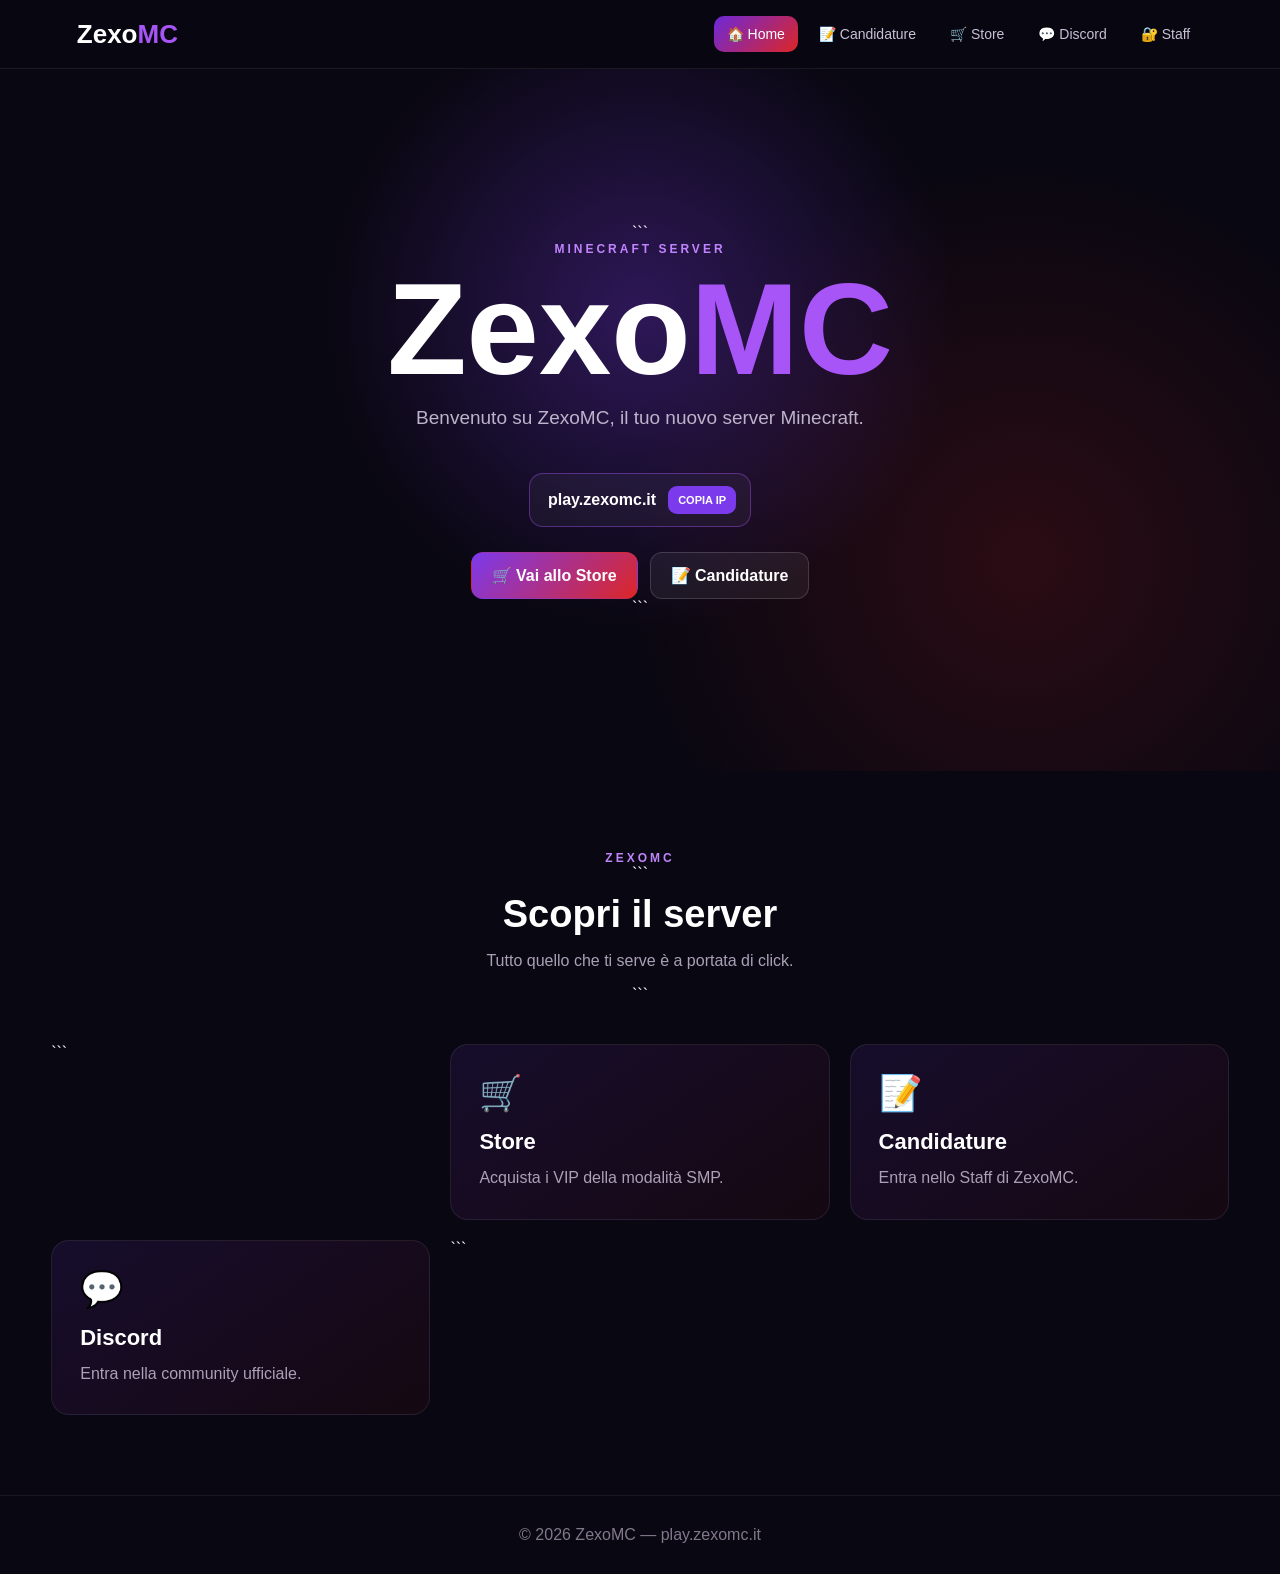
<file: index.html>
<!DOCTYPE html>

<html lang="it">
<head>
  <meta charset="UTF-8">
  <meta name="viewport" content="width=device-width, initial-scale=1.0">
  <title>ZexoMC | Home</title>
  <link rel="stylesheet" href="style.css">
</head>

<body>

<header class="navbar">
  <a class="logo" href="index.html">Zexo<span>MC</span></a>

  <nav>
    <a class="active" href="index.html">🏠 Home</a>
    <a href="candidature.html">📝 Candidature</a>
    <a href="store.html">🛒 Store</a>
    <a href="https://discord.gg/uzQvc4CJg" target="_blank" rel="noopener noreferrer">💬 Discord</a>
    <a href="staff.html">🔐 Staff</a>
  </nav>
</header>

<main>

<section class="hero">
  <div class="hero-content">

```
<div class="eyebrow">MINECRAFT SERVER</div>

<h1>Zexo<span>MC</span></h1>

<p>
  Benvenuto su ZexoMC, il tuo nuovo server Minecraft.
</p>

<div class="server-ip">
  <strong>play.zexomc.it</strong>
  <button type="button" onclick="copyIP()">COPIA IP</button>
</div>

<div class="hero-buttons">
  <a class="btn primary" href="store.html">
    🛒 Vai allo Store
  </a>

  <a class="btn secondary" href="candidature.html">
    📝 Candidature
  </a>
</div>
```

  </div>
</section>

<section class="section">

  <div class="section-title">
    <div class="eyebrow">ZEXOMC</div>

```
<h2>Scopri il server</h2>

<p>
  Tutto quello che ti serve è a portata di click.
</p>
```

  </div>

  <div class="cards">

```
<a class="info-card" href="store.html">
  <div class="card-icon">🛒</div>

  <h3>Store</h3>

  <p>
    Acquista i VIP della modalità SMP.
  </p>
</a>

<a class="info-card" href="candidature.html">
  <div class="card-icon">📝</div>

  <h3>Candidature</h3>

  <p>
    Entra nello Staff di ZexoMC.
  </p>
</a>

<a
  class="info-card"
  href="https://discord.gg/uzQvc4CJg"
  target="_blank"
  rel="noopener noreferrer"
>
  <div class="card-icon">💬</div>

  <h3>Discord</h3>

  <p>
    Entra nella community ufficiale.
  </p>
</a>
```

  </div>

</section>

</main>

<footer>
  © 2026 ZexoMC — play.zexomc.it
</footer>

<script src="script.js"></script>

</body>
</html>
</file>
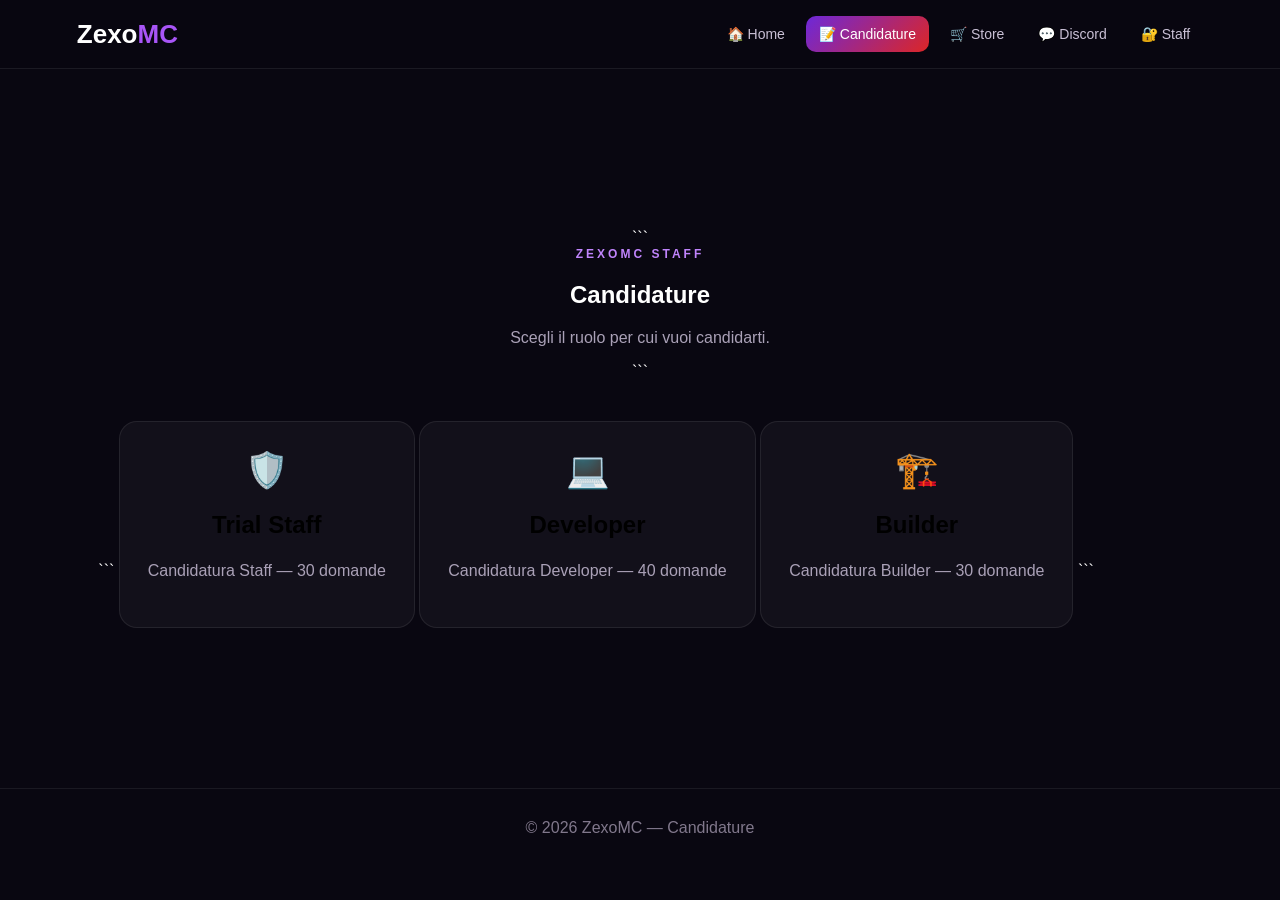
<file: candidature.html>
<!DOCTYPE html>

<html lang="it">
<head>
  <meta charset="UTF-8">
  <meta name="viewport" content="width=device-width, initial-scale=1.0">
  <title>ZexoMC | Candidature</title>
  <link rel="stylesheet" href="style.css">
</head>

<body>

<header class="navbar">

  <a class="logo" href="index.html">
    Zexo<span>MC</span>
  </a>

  <nav>
    <a href="index.html">🏠 Home</a>
    <a class="active" href="candidature.html">📝 Candidature</a>
    <a href="store.html">🛒 Store</a>
    <a href="https://discord.gg/uzQvc4CJg" target="_blank" rel="noopener noreferrer">💬 Discord</a>
    <a href="staff.html">🔐 Staff</a>
  </nav>

</header>

<main class="page">

<section class="section">

  <div class="section-title">

```
<div class="eyebrow">
  ZEXOMC STAFF
</div>

<h1>Candidature</h1>

<p>
  Scegli il ruolo per cui vuoi candidarti.
</p>
```

  </div>

  <div class="role-grid">

```
<button
  class="role-card"
  type="button"
  onclick="startApplication('Trial Staff')">

  <div class="card-icon">🛡️</div>

  <h2>Trial Staff</h2>

  <p>
    Candidatura Staff — 30 domande
  </p>

</button>

<button
  class="role-card"
  type="button"
  onclick="startApplication('Developer')">

  <div class="card-icon">💻</div>

  <h2>Developer</h2>

  <p>
    Candidatura Developer — 40 domande
  </p>

</button>

<button
  class="role-card"
  type="button"
  onclick="startApplication('Builder')">

  <div class="card-icon">🏗️</div>

  <h2>Builder</h2>

  <p>
    Candidatura Builder — 30 domande
  </p>

</button>
```

  </div>

  <div
    id="application-area"
    class="application-area hidden">

```
<div class="form-head">

  <button
    class="btn small secondary"
    type="button"
    onclick="closeApplication()">

    ← Torna ai ruoli

  </button>

  <h2 id="application-title">
    Candidatura
  </h2>

</div>

<form id="application-form">

  <div id="questions"></div>

  <button
    class="btn primary full"
    type="submit">

    📩 Invia candidatura

  </button>

</form>
```

  </div>

</section>

</main>

<footer>
  © 2026 ZexoMC — Candidature
</footer>

<script src="script.js"></script>

</body>
</html>
</file>
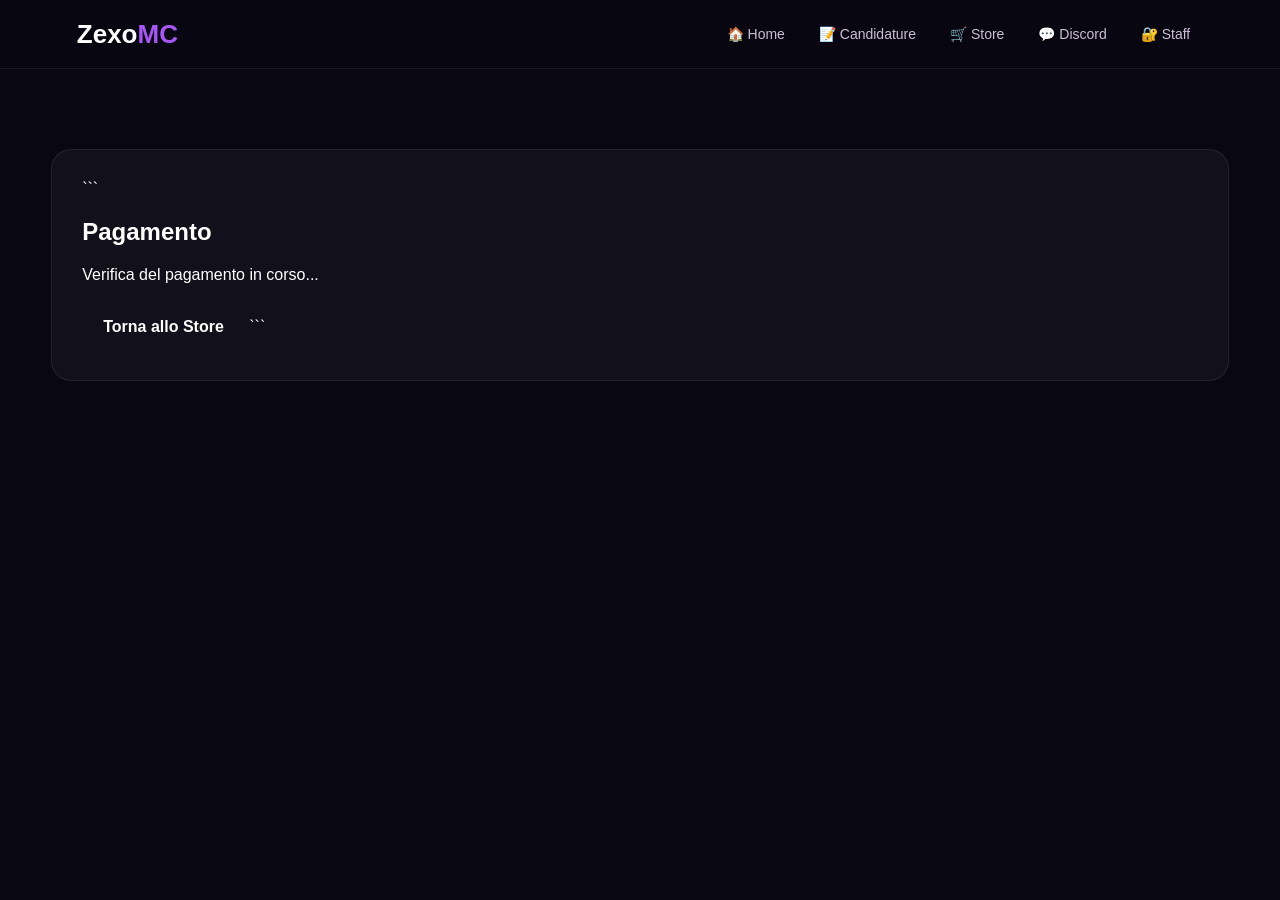
<file: checkout-success.html>
<!DOCTYPE html>

<html lang="it">
<head>
  <meta charset="UTF-8">
  <meta name="viewport" content="width=device-width, initial-scale=1.0">
  <title>Pagamento completato - ZexoMC</title>
  <link rel="stylesheet" href="style.css">
</head>

<body>

<header class="navbar">

  <a class="logo" href="index.html">
    Zexo<span>MC</span>
  </a>

  <nav>
    <a href="index.html">🏠 Home</a>
    <a href="candidature.html">📝 Candidature</a>
    <a href="store.html">🛒 Store</a>
    <a href="https://discord.gg/uzQvc4CJg" target="_blank" rel="noopener noreferrer">💬 Discord</a>
    <a href="staff.html">🔐 Staff</a>
  </nav>

</header>

<main class="page">

  <section class="panel">

```
<h1>Pagamento</h1>

<div id="capture-status">
  Verifica del pagamento in corso...
</div>

<a
  href="store.html"
  class="btn"
  style="display:inline-block;margin-top:20px;">

  Torna allo Store

</a>
```

  </section>

</main>

<script src="script.js"></script>

</body>
</html>
</file>
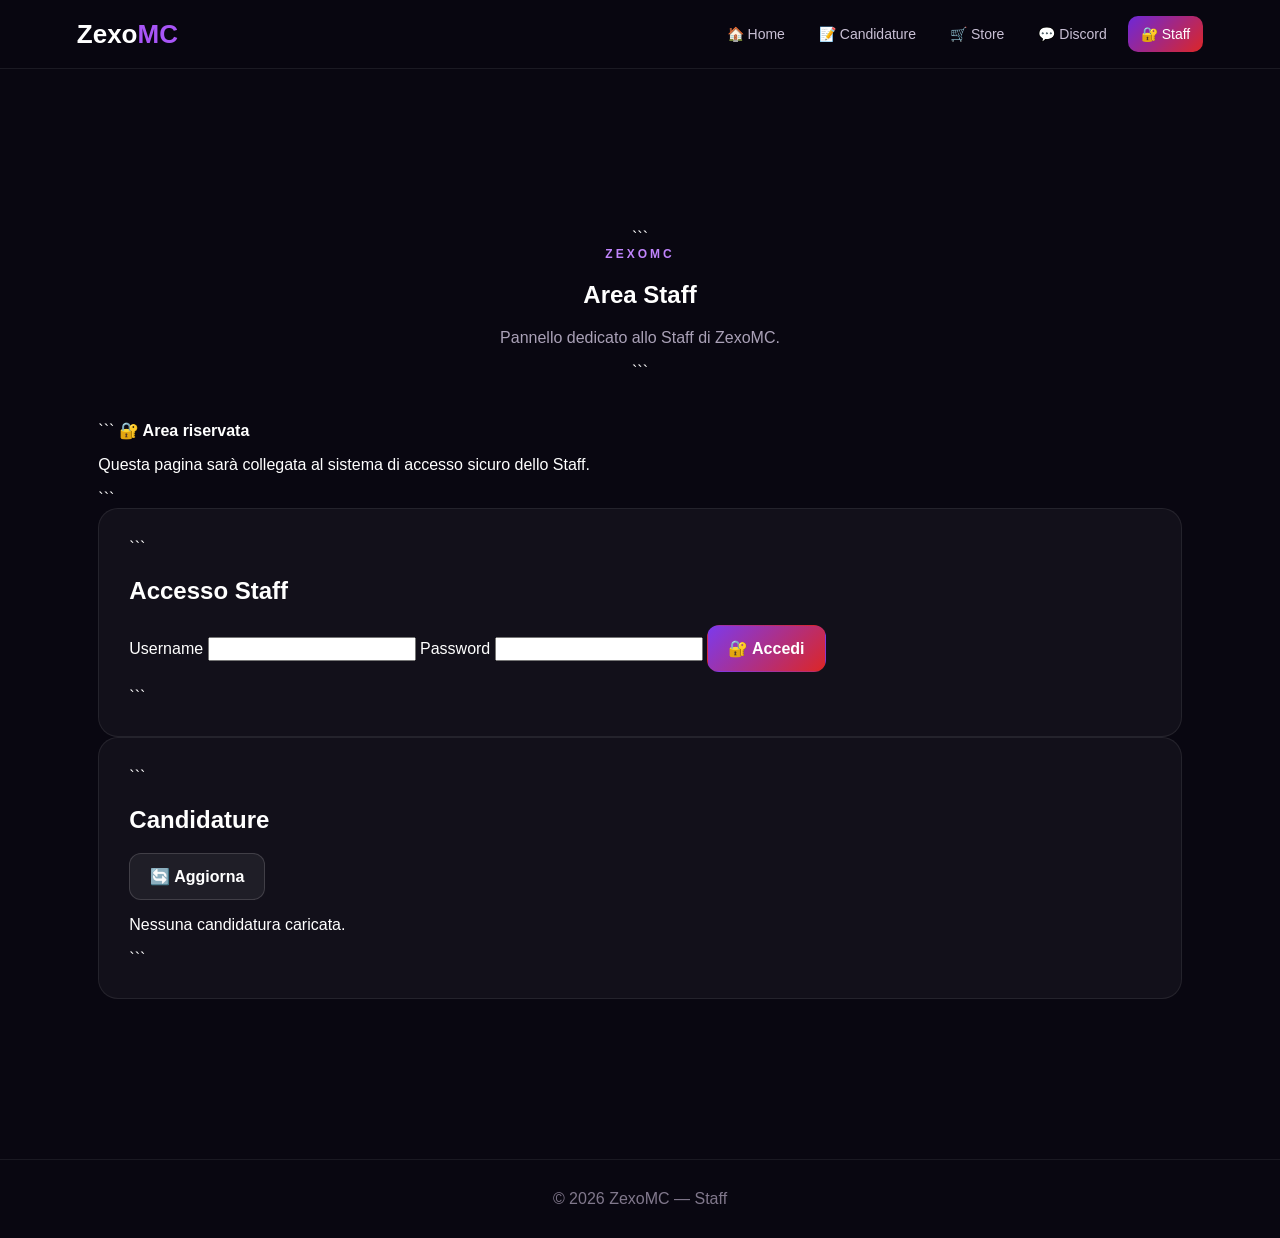
<file: staff.html>
<!DOCTYPE html>

<html lang="it">
<head>
  <meta charset="UTF-8">
  <meta name="viewport" content="width=device-width, initial-scale=1.0">
  <title>ZexoMC | Staff</title>
  <link rel="stylesheet" href="style.css">
</head>

<body>

<header class="navbar">

  <a class="logo" href="index.html">
    Zexo<span>MC</span>
  </a>

  <nav>
    <a href="index.html">🏠 Home</a>
    <a href="candidature.html">📝 Candidature</a>
    <a href="store.html">🛒 Store</a>
    <a href="https://discord.gg/uzQvc4CJg" target="_blank" rel="noopener noreferrer">💬 Discord</a>
    <a class="active" href="staff.html">🔐 Staff</a>
  </nav>

</header>

<main class="page">

<section class="section staff-page">

  <div class="section-title">

```
<div class="eyebrow">
  ZEXOMC
</div>

<h1>Area Staff</h1>

<p>
  Pannello dedicato allo Staff di ZexoMC.
</p>
```

  </div>

  <div class="staff-warning">

```
<strong>🔐 Area riservata</strong>

<p>
  Questa pagina sarà collegata al sistema di accesso sicuro
  dello Staff.
</p>
```

  </div>

  <div class="panel">

```
<h2>Accesso Staff</h2>

<form id="staff-login-form">

  <label>
    Username

    <input
      id="staff-user"
      type="text"
      required>
  </label>

  <label>
    Password

    <input
      id="staff-pass"
      type="password"
      required>
  </label>

  <button
    class="btn primary"
    type="submit">

    🔐 Accedi

  </button>

</form>

<p
  id="staff-message"
  class="muted">
</p>
```

  </div>

  <div class="panel">

```
<div class="cart-head">

  <h2>Candidature</h2>

  <button
    class="btn small secondary"
    type="button"
    onclick="renderStaffApplications()">

    🔄 Aggiorna

  </button>

</div>

<div id="staff-applications">

  <p class="muted">
    Nessuna candidatura caricata.
  </p>

</div>
```

  </div>

</section>

</main>

<footer>
  © 2026 ZexoMC — Staff
</footer>

<script src="script.js"></script>

</body>
</html>
</file>
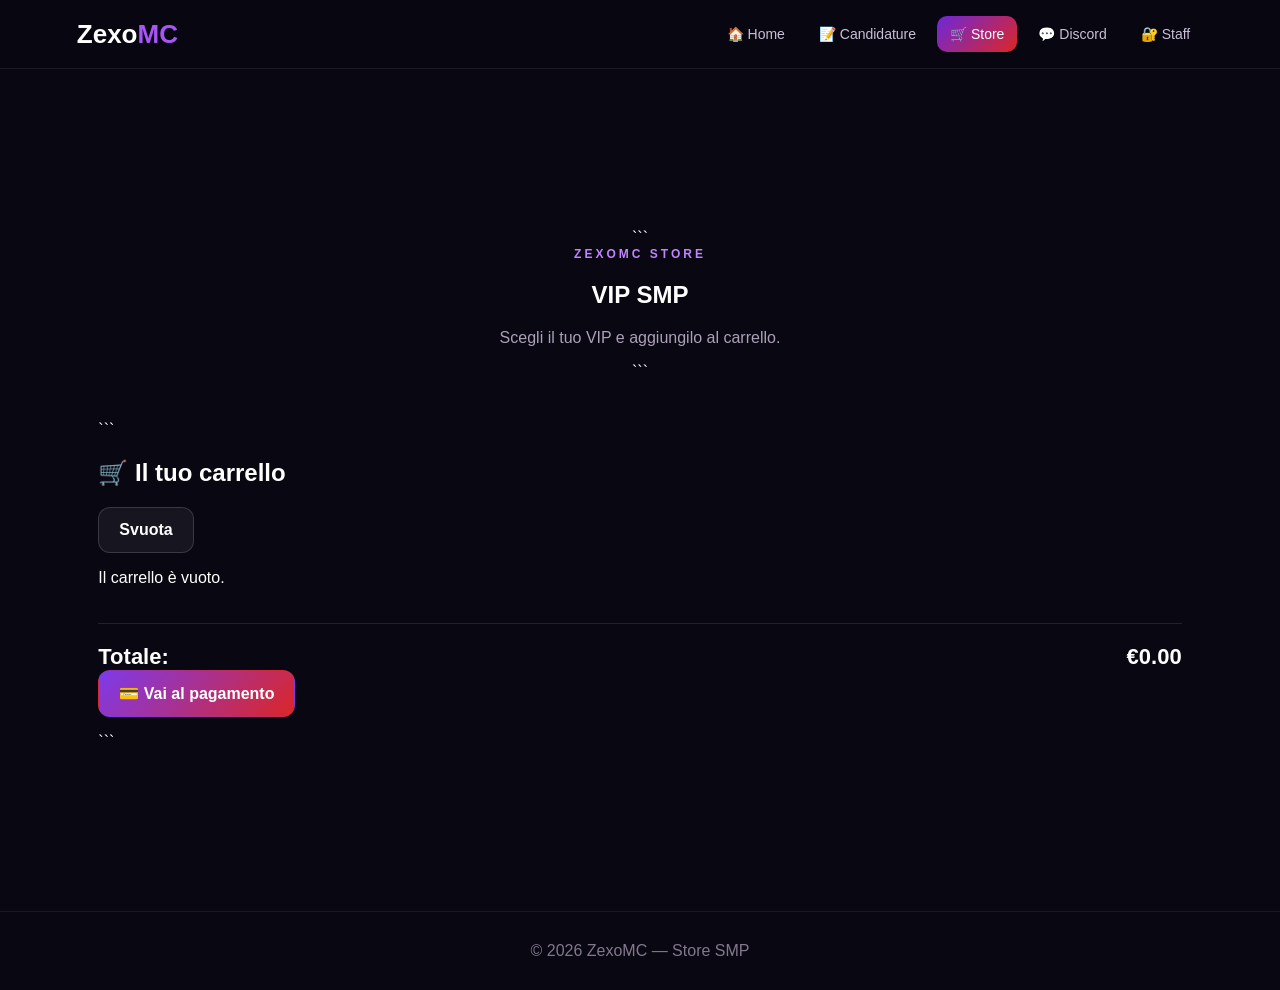
<file: store.html>
<!DOCTYPE html>

<html lang="it">
<head>
  <meta charset="UTF-8">
  <meta name="viewport" content="width=device-width, initial-scale=1.0">
  <title>ZexoMC | Store</title>
  <link rel="stylesheet" href="style.css">
</head>

<body>

<header class="navbar">

  <a class="logo" href="index.html">
    Zexo<span>MC</span>
  </a>

  <nav>
    <a href="index.html">🏠 Home</a>
    <a href="candidature.html">📝 Candidature</a>
    <a class="active" href="store.html">🛒 Store</a>
    <a href="https://discord.gg/uzQvc4CJg" target="_blank" rel="noopener noreferrer">💬 Discord</a>
    <a href="staff.html">🔐 Staff</a>
  </nav>

</header>

<main class="page">

<section class="section">

  <div class="section-title">

```
<div class="eyebrow">
  ZEXOMC STORE
</div>

<h1>VIP SMP</h1>

<p>
  Scegli il tuo VIP e aggiungilo al carrello.
</p>
```

  </div>

  <div id="products" class="products"></div>

  <div class="cart-box">

```
<div class="cart-head">

  <h2>🛒 Il tuo carrello</h2>

  <button
    class="btn small secondary"
    onclick="clearCart()">
    Svuota
  </button>

</div>

<div id="cart-items">

  <p class="muted">
    Il carrello è vuoto.
  </p>

</div>

<div class="cart-total">

  Totale:
  <strong>
    €<span id="cart-total">0.00</span>
  </strong>

</div>

<button
  id="checkout-btn"
  class="btn primary full"
  onclick="checkout()">

  💳 Vai al pagamento

</button>

<p
  id="checkout-message"
  class="muted center">
</p>
```

  </div>

</section>

</main>

<footer>
  © 2026 ZexoMC — Store SMP
</footer>

<script src="script.js"></script>

</body>
</html>
</file>
<file: style.css>
* {
  box-sizing: border-box;
  }

html {
scroll-behavior: smooth;
}

body {
margin: 0;
min-height: 100vh;
font-family: Arial, Helvetica, sans-serif;
background: #090711;
color: #ffffff;
}

a {
color: inherit;
text-decoration: none;
}

button,
input,
textarea,
select {
font: inherit;
}

/* =========================
NAVBAR
========================= */

.navbar {
position: sticky;
top: 0;
z-index: 100;

display: flex;
align-items: center;
justify-content: space-between;
gap: 20px;

padding: 16px 6%;

background: rgba(9, 7, 17, 0.96);
backdrop-filter: blur(15px);

border-bottom: 1px solid rgba(255, 255, 255, 0.08);
}

.logo {
font-size: 26px;
font-weight: 900;
}

.logo span,
.hero h1 span {
color: #a855f7;
}

.navbar nav {
display: flex;
gap: 8px;
flex-wrap: wrap;
justify-content: flex-end;
}

.navbar nav a {
padding: 10px 13px;
border-radius: 10px;

color: #c9c0d5;
font-size: 14px;

transition: 0.2s;
}

.navbar nav a:hover,
.navbar nav a.active {
color: white;
background: linear-gradient(135deg, #6d28d9, #dc2626);
}

/* =========================
HERO
========================= */

.hero {
min-height: 78vh;

display: grid;
place-items: center;

text-align: center;

padding: 70px 20px;

background:
radial-gradient(
circle at 50% 35%,
rgba(124, 58, 237, 0.32),
transparent 40%
),
radial-gradient(
circle at 80% 70%,
rgba(220, 38, 38, 0.16),
transparent 35%
);
}

.hero-content {
max-width: 900px;
}

.eyebrow {
color: #c084fc;
font-size: 12px;
font-weight: 800;
letter-spacing: 3px;
}

.hero h1 {
margin: 15px 0;

font-size: clamp(60px, 12vw, 130px);
line-height: 0.9;
}

.hero p {
color: #bdb4ca;
font-size: 19px;
}

.server-ip {
display: inline-flex;
align-items: center;
gap: 12px;

margin: 25px 0;
padding: 12px 14px 12px 18px;

border: 1px solid rgba(168, 85, 247, 0.4);
border-radius: 14px;

background: rgba(255, 255, 255, 0.04);
}

.server-ip button {
border: 0;
border-radius: 9px;

padding: 8px 10px;

background: #7c3aed;
color: white;

cursor: pointer;
font-size: 11px;
font-weight: 800;
}

.hero-buttons {
display: flex;
justify-content: center;
gap: 12px;
flex-wrap: wrap;
}

/* =========================
BUTTONS
========================= */

.btn {
display: inline-flex;
align-items: center;
justify-content: center;

padding: 13px 20px;

border-radius: 12px;

font-weight: 800;
cursor: pointer;

border: 1px solid transparent;

transition:
transform 0.2s,
filter 0.2s,
border-color 0.2s;
}

.btn:hover {
transform: translateY(-2px);
filter: brightness(1.08);
}

.btn.primary {
background: linear-gradient(135deg, #7c3aed, #dc2626);
color: white;
}

.btn.secondary {
background: rgba(255, 255, 255, 0.06);
border-color: rgba(255, 255, 255, 0.15);
color: white;
}

/* =========================
SECTIONS
========================= */

.section,
.page {
width: min(1200px, 92%);
margin: 0 auto;
padding: 80px 0;
}

.section-title {
text-align: center;
margin-bottom: 40px;
}

.section-title h2 {
margin: 10px 0;
font-size: 38px;
}

.section-title p {
color: #aaa1b7;
}

/* =========================
CARDS
========================= */

.cards {
display: grid;
grid-template-columns: repeat(3, 1fr);
gap: 20px;
}

.info-card {
display: block;

padding: 28px;

background: linear-gradient(
145deg,
rgba(124, 58, 237, 0.12),
rgba(220, 38, 38, 0.06)
);

border: 1px solid rgba(255, 255, 255, 0.08);
border-radius: 18px;

transition:
transform 0.2s,
border-color 0.2s,
background 0.2s;
}

.info-card:hover {
transform: translateY(-5px);
border-color: rgba(168, 85, 247, 0.5);
}

.card-icon {
font-size: 35px;
margin-bottom: 15px;
}

.info-card h3 {
margin: 0 0 10px;
font-size: 22px;
}

.info-card p {
margin: 0;
color: #aaa1b7;
line-height: 1.6;
}

/* =========================
PAGE PANEL
========================= */

.panel {
background: rgba(255, 255, 255, 0.04);
border: 1px solid rgba(255, 255, 255, 0.08);
border-radius: 20px;
padding: 30px;
}

/* =========================
STORE
========================= */

.store-header {
text-align: center;
margin-bottom: 40px;
}

.store-header h1 {
font-size: 48px;
margin: 10px 0;
}

.store-header p {
color: #aaa1b7;
}

.products {
display: grid;
grid-template-columns: repeat(3, 1fr);
gap: 22px;
}

.product-card {
position: relative;

display: flex;
flex-direction: column;

padding: 25px;

background: linear-gradient(
145deg,
rgba(124, 58, 237, 0.13),
rgba(255, 255, 255, 0.035)
);

border: 1px solid rgba(255, 255, 255, 0.09);
border-radius: 20px;

overflow: hidden;

transition:
transform 0.2s,
border-color 0.2s;
}

.product-card:hover {
transform: translateY(-5px);
border-color: rgba(168, 85, 247, 0.55);
}

.product-card h3 {
margin: 0 0 8px;
font-size: 25px;
}

.product-description {
color: #aaa1b7;
min-height: 50px;
line-height: 1.5;
}

.product-price {
margin: 18px 0;

font-size: 30px;
font-weight: 900;
}

.product-benefits {
margin: 0 0 22px;
padding-left: 20px;

color: #d8d1df;
line-height: 1.7;
}

.product-card .btn {
width: 100%;
margin-top: auto;
}

/* VIP COLORS */

.vip-eredE {
border-color: rgba(34, 197, 94, 0.5);
}

.vip-nemesi {
border-color: rgba(59, 130, 246, 0.5);
}

.vip-ombra {
border-color: rgba(250, 204, 21, 0.5);
}

.vip-drago {
border-color: rgba(239, 68, 68, 0.5);
}

.vip-celestiale {
border-color: rgba(125, 211, 252, 0.5);
}

.vip-eterno {
border-color: rgba(168, 85, 247, 0.6);
}

/* =========================
CART
========================= */

.cart {
margin-top: 45px;
}

.cart h2 {
margin-top: 0;
}

#cart-items {
display: flex;
flex-direction: column;
gap: 12px;
}

.cart-item {
display: flex;
align-items: center;
justify-content: space-between;
gap: 15px;

padding: 16px;

background: rgba(255, 255, 255, 0.04);

border: 1px solid rgba(255, 255, 255, 0.08);
border-radius: 14px;
}

.cart-item-info {
display: flex;
flex-direction: column;
gap: 4px;
}

.cart-item-name {
font-weight: 800;
}

.cart-item-price {
color: #aaa1b7;
font-size: 14px;
}

.cart-controls {
display: flex;
align-items: center;
gap: 8px;
}

.cart-controls button {
width: 32px;
height: 32px;

border: 0;
border-radius: 8px;

background: #292238;
color: white;

cursor: pointer;
}

.cart-controls button:hover {
background: #7c3aed;
}

.cart-total {
display: flex;
align-items: center;
justify-content: space-between;

margin-top: 20px;
padding-top: 20px;

border-top: 1px solid rgba(255, 255, 255, 0.1);

font-size: 22px;
font-weight: 900;
}

.cart-actions {
display: flex;
gap: 10px;
flex-wrap: wrap;

margin-top: 18px;
}

/* =========================
CANDIDATURE
========================= */

.roles {
display: grid;
grid-template-columns: repeat(3, 1fr);
gap: 20px;
margin-bottom: 30px;
}

.role-card {
padding: 28px;

background: rgba(255, 255, 255, 0.04);

border: 1px solid rgba(255, 255, 255, 0.08);
border-radius: 18px;

cursor: pointer;

transition:
transform 0.2s,
border-color 0.2s,
background 0.2s;
}

.role-card:hover {
transform: translateY(-5px);

border-color: rgba(168, 85, 247, 0.5);

background: rgba(124, 58, 237, 0.1);
}

.role-card h3 {
margin-top: 0;
font-size: 24px;
}

.role-card p {
color: #aaa1b7;
line-height: 1.5;
}

.application-area {
margin-top: 30px;
}

.application-area.hidden {
display: none;
}

#questions {
display: flex;
flex-direction: column;
gap: 20px;
}

.question {
display: flex;
flex-direction: column;
gap: 9px;
}

.question label {
font-weight: 700;
line-height: 1.4;
}

.question input,
.question textarea,
.question select {
width: 100%;

padding: 13px 14px;

background: #120e1d;
color: white;

border: 1px solid rgba(255, 255, 255, 0.12);
border-radius: 10px;

outline: none;
}

.question input:focus,
.question textarea:focus,
.question select:focus {
border-color: #a855f7;
}

.question textarea {
min-height: 120px;
resize: vertical;
}

/* =========================
STAFF
========================= */

.staff-login {
max-width: 500px;
margin: 0 auto;
}

.staff-login form {
display: flex;
flex-direction: column;
gap: 14px;
}

.staff-login input {
width: 100%;

padding: 13px 14px;

background: #120e1d;
color: white;

border: 1px solid rgba(255, 255, 255, 0.12);
border-radius: 10px;
}

.staff-message {
margin-top: 15px;
color: #c084fc;
}

.staff-applications {
margin-top: 30px;

display: flex;
flex-direction: column;
gap: 18px;
}

.application-card {
padding: 22px;

background: rgba(255, 255, 255, 0.04);

border: 1px solid rgba(255, 255, 255, 0.08);
border-radius: 16px;
}

.application-card h3 {
margin-top: 0;
}

.application-card p {
color: #c9c0d5;
line-height: 1.6;
}

/* =========================
FOOTER
========================= */

footer {
padding: 30px 20px;

text-align: center;

color: #81788c;

border-top: 1px solid rgba(255, 255, 255, 0.07);
}

/* =========================
HIDDEN
========================= */

.hidden {
display: none !important;
}

/* =========================
RESPONSIVE
========================= */

@media (max-width: 900px) {
.products,
.cards,
.roles {
grid-template-columns: 1fr 1fr;
}

.navbar {
align-items: flex-start;
flex-direction: column;
}

.navbar nav {
justify-content: flex-start;
}
}

@media (max-width: 600px) {
.navbar {
padding: 14px 18px;
}

.navbar nav {
width: 100%;
gap: 5px;
}

.navbar nav a {
padding: 8px 9px;
font-size: 12px;
}

.hero {
min-height: 70vh;
padding: 55px 18px;
}

.hero h1 {
font-size: 65px;
}

.hero p {
font-size: 16px;
}

.server-ip {
max-width: 100%;
flex-wrap: wrap;
justify-content: center;
}

.section,
.page {
width: 92%;
padding: 55px 0;
}

.section-title h2,
.store-header h1 {
font-size: 32px;
}

.products,
.cards,
.roles {
grid-template-columns: 1fr;
}

.cart-item {
align-items: flex-start;
flex-direction: column;
}

.cart-total {
align-items: flex-start;
flex-direction: column;
gap: 8px;
}
}
</file>
